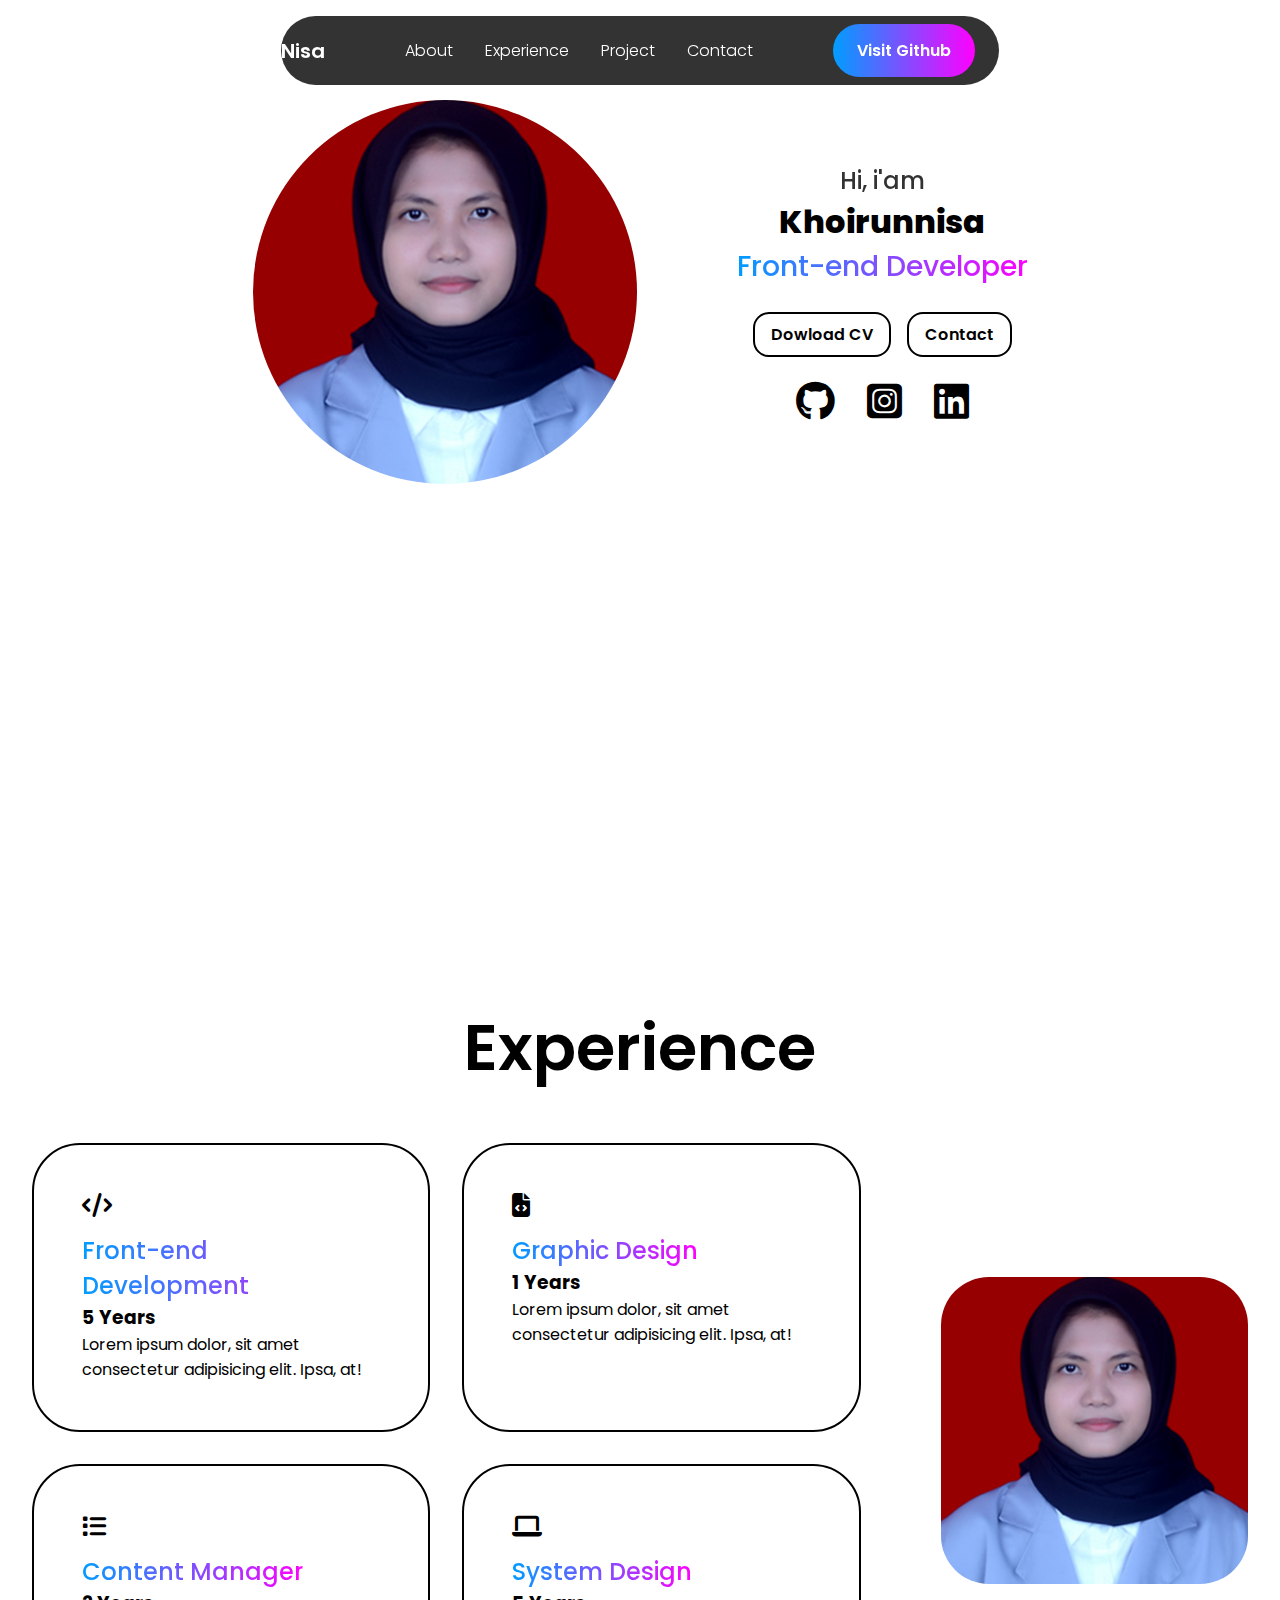
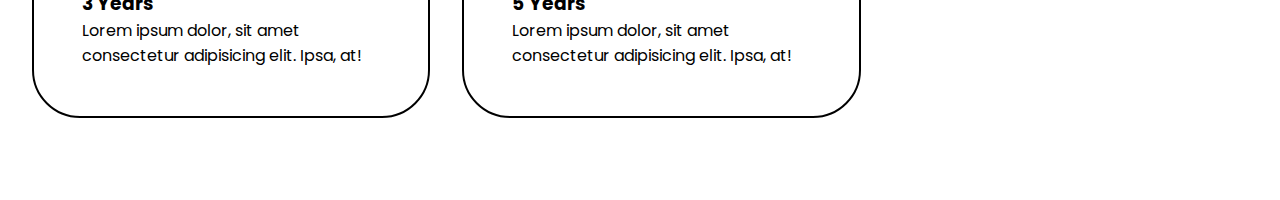
<file: index.html>
<!DOCTYPE html>
<html lang="en">
<head>
    <meta charset="UTF-8">
    <meta name="viewport" content="width=device-width, initial-scale=1.0">
    <title>My Portofolio | Nisa</title>
    <!-- my CSS -->
    <link rel="stylesheet" href="style.css">
    
    <!-- icons font awesome -->
    <link rel="stylesheet" href="https://cdnjs.cloudflare.com/ajax/libs/font-awesome/6.6.0/css/all.min.css">
</head>
<body>
    <!-- NAVBAR START -->
    <header>
    <a href="#" class="logo">Nisa</a>

    <ul class ="nav-links">
        <li>
            <a href="#">About</a>
        </li>
        <li>
            <a href="#">Experience</a>
        </li>
        <li>
            <a href="#">Project</a>
        </li>
        <li>
            <a href="#">Contact</a>
        </li>
    </ul>
    <button class="visit-btn">Visit Github</button>
</header>
    <!-- NAVBAR END -->

    <!-- ABOUT START-->
     <section id="about" class="about">
    <div class="about-container">
        <img src="profile.jpg" alt="profile image">
        <div class="info-box">
            <div class="text">
                <h3>Hi, i'am</h3>
                <h1>Khoirunnisa</h1>
                <span>Front-end Developer</span>
            </div>

            <div class="btn-group">
                <div class="btn">Dowload CV</div>
                <div class="btn">Contact</div>
            </div>
            <div class="socials">
                <i class="fa-brands fa-github"></i>
                <i class="fa-brands fa-square-instagram"></i>
                <i class="fa-brands fa-linkedin"></i>
            </div>
        </div>
        
    </div>
    </section>
    <!-- ABOUT END-->
     <!-- EXPERIENCE START -->
      <section id="experience" class="experience">
<h2 class="section-title">Experience</h2>
<div class="experience-info">

    <div class="grid">
        <div class="grid-card">
            <i class ="fa-solid fa-code"></i>
            <span>Front-end Development</span>
            <h3>5 Years</h3>
            <p>Lorem ipsum dolor, sit amet consectetur adipisicing elit. Ipsa, at!</p>
        </div>
    
        <div class="grid-card">
            <i class ="fa-solid fa-file-code"></i>
            <span>Graphic Design</span>
            <h3>1 Years</h3>
            <p>Lorem ipsum dolor, sit amet consectetur adipisicing elit. Ipsa, at!</p>
        </div>
    
        <div class="grid-card">
            <i class ="fa-solid fa-list"></i>
            <span>Content Manager</span>
            <h3>3 Years</h3>
            <p>Lorem ipsum dolor, sit amet consectetur adipisicing elit. Ipsa, at!</p>
        </div>
    
        <div class="grid-card">
            <i class ="fa-solid fa-laptop"></i>
            <span>System Design</span>
            <h3>5 Years</h3>
            <p>Lorem ipsum dolor, sit amet consectetur adipisicing elit. Ipsa, at!</p>
        </div>
    </div>
    <img src="profile.jpg" alt="Experience image">
</div>
</section>
     <!-- EXPERIENCE END -->

</body>
</html>
</file>
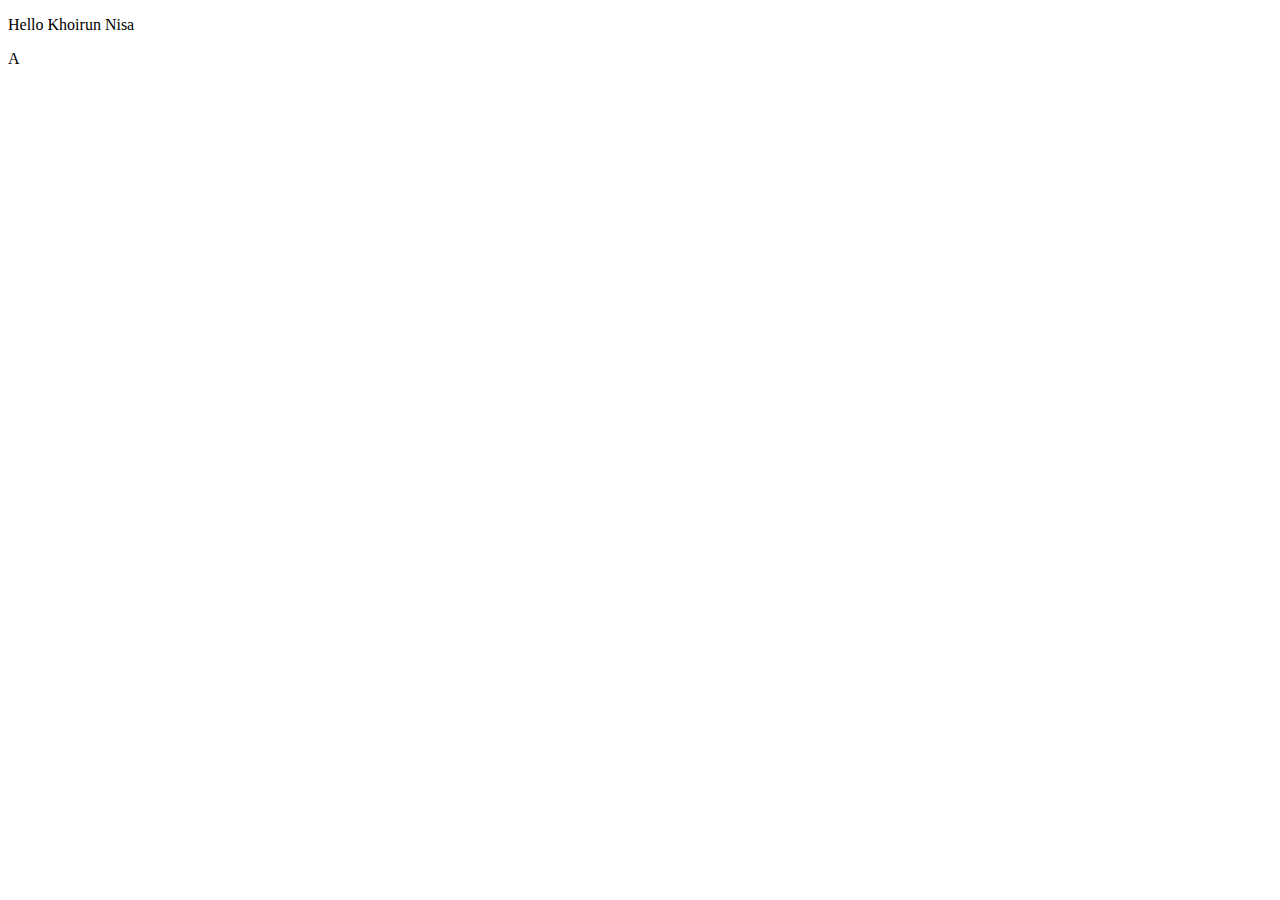
<file: function.html>
<!DOCTYPE html>
<html lang="en">
<head>
    <meta charset="UTF-8">
    <meta name="viewport" content="width=device-width, initial-scale=1.0">
    <title>Document</title>
</head>
<body>
    <script>
        function sayHello(firstName, lastName){
            const say = `<p>Hello ${firstName} ${lastName}</p>`
            return say;
        }

        const result = sayHello("Khoirun", "Nisa")
        document.writeln(result)

        function getFinalScore(value) {
            if(value > 90){
                return"A"
            }else if (value > 80){
                return"B"
            }else if (value > 70){
                return"C"
            }else if (value > 60){
                return "D"
            }else {
                return "E"
            }
        }
        const resultScore = getFinalScore(91)
        document.writeln(resultScore)
    </script>
</body>
</html>
</file>
<file: style.css>
@import url('https://fonts.googleapis.com/css2?family=Poppins:ital,wght@0,100;0,200;0,300;0,400;0,500;0,600;0,700;0,800;0,900;1,100;1,200;1,300;1,400;1,500;1,600;1,700;1,800;1,900&display=swap');
* {
    font-family: 'poppins', sans-serif;
    margin: 0;
    padding: 0;
    box-sizing: border-box;
    text-decoration: none;
    list-style-type: none;
}
header {
    position: fixed;
    top: 16px;
    left: 50%;
    transform: translateX(-50%);
    display: flex;
    align-items: center;
    justify-content: center;
    gap: 80px;
    background-color: rgba(0, 0, 0, 0.8);
    backdrop-filter: blur(8px);
    padding-top: 8px;
    padding-bottom: 8px;
    padding-left: 24;
    padding-right: 24px;
    border-radius: 48px;
    z-index: 1000;

}

.logo {
    color: white;
    font-size: 20px;
    font-weight: 600;
}
.logo:hover {
    transform: scale(1.1);
}
.nav-links {
    display: flex;
    gap: 32px;
}

li a {
    position: relative;
    color: white;
    font-weight: 300;
}

.visit-btn {
    padding-top: 14px;
    padding-bottom: 14px;
    padding-left: 24px;
    padding-right: 24px;
    text-wrap: nowrap;
    border: none;
    font-weight: 600;
    font-size: 16px;
    cursor: pointer;
    border-radius: 48px;
    background: linear-gradient(to right, rgb(0, 157, 255),rgb(255, 0, 255));
    color: white;
    transition: 0.3s ease-in-out;
}

.visit-btn:hover {
    background: linear-gradient(to right,rgb(255, 0, 255),rgb(0, 157, 255));
    transform: scale(1.03);

}

/* NAVBAR END */
/* NAVBAR START */
section {
    padding: 100px 32px 80px 32px;
    min-height: 100vh;
    position: relative;
    width: 100%;
}

.about-container {
    display: flex;
    align-items: center;
    justify-content: center;
    gap: 100px;
}

.about-container img {
    width: 30vw;
    border-radius: 50%;
}
.about-container .info-box{
    display: flex;
    justify-content: center;
    align-items: center;
    text-align: center;
    flex-direction: column;
    gap: 24px;
}
.info-box h3 {
    font-size: 24px;
    font-weight: 500;
    opacity: 0.8;
}
.info-box h1 {
    font-size: 32;
    font-weight: 800;
}
.info-box span {
    background: linear-gradient(to right, rgb(0, 157, 255),rgb(255, 0, 255));
    background-clip: text;
    font-size: 28px;
    font-weight: 500;
    color: transparent;
}
.btn-group {
    display: flex;
    gap: 16px;
}
.btn {
    border: 2px solid black;
    border-radius: 16px;
    padding: 8px 16px 8px 16px;
    cursor: pointer;
    font-weight: 600;
    text-wrap: nowrap;
    transition: 0.3s ease-in-out;
}
.btn:hover {
    background-color: black;
    color: white;
}

.socials {
    display: flex;
    gap: 32px;
}

.socials i {
    font-size: 40px;
    cursor: pointer;
    transition: 0.3s ease-in-out;
}
.socials i:hover {
    transform: scale(1.1);
}
/* NAVBAR END */
.section-title {
    font-size: 64px;
    text-align: center;
    font-weight: 600;
    margin-bottom: 48px;
}

.experience-info {
    display: flex;
    align-items: center;
    justify-content: center;
    gap: 80px;
}

.experience img {
    width: 24vw;
    border-radius: 48px;
}
.grid {
    display: grid;
    grid-template-columns: repeat(2, 1fr);
    gap: 32px;
}

.grid-card {
    border: 2px solid black;
    border-radius: 48px;
    padding: 48px;
    display: flex;
    flex-direction: column;
    align-items: baseline;
    justify-content: left;
    cursor: pointer;
    transition: 0.2s ease-in-out;
}

.grid-card:hover {
    transform: scale(1.02);
    background-color: black;
    color: white;

}
.grid-card i {
    font-size: 24px;
    margin-bottom: 16px;

}
.grid-card span {
    font-size: 24px;
    font-weight: 500;
    background: linear-gradient(to right, rgb(0, 157, 255),rgb(255, 0, 255));
    background-clip: text;
    color: transparent;
}
::-webkit-scrollbar {
    width: 10px;
}

::-webkit-scrollbar-track {
    color: rgb(219, 219, 219);
}

::-webkit-scrollbar-thumb{
    background: linear-gradient(to bottom, rgb(0, 157, 255),rgb(255, 0, 255));
}
</file>
